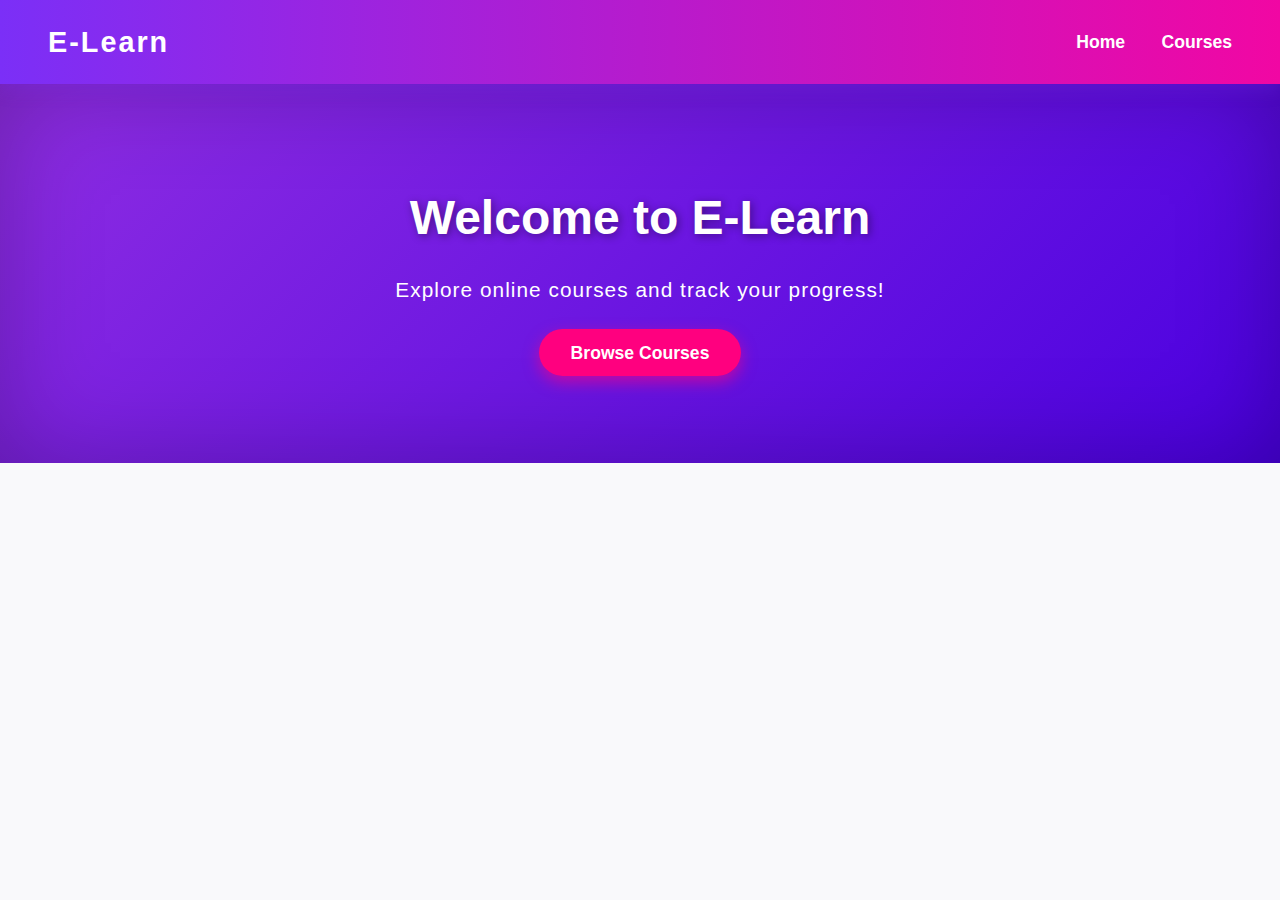
<file: E-learning/index.html>
<!DOCTYPE html>
<html lang="en">
<head>
  <meta charset="UTF-8" />
  <title>E-Learn Platform</title>
  <link rel="stylesheet" href="style.css" />
</head>
<body>
  <header>
    <h1>E-Learn</h1>
    <nav>
      <a href="index.html">Home</a>
      <a href="courses.html">Courses</a>
    </nav>
  </header>

  <section class="hero">
    <h2>Welcome to E-Learn</h2>
    <p>Explore online courses and track your progress!</p>
    <a class="btn" href="courses.html">Browse Courses</a>
  </section>
</body>
</html>
</file>
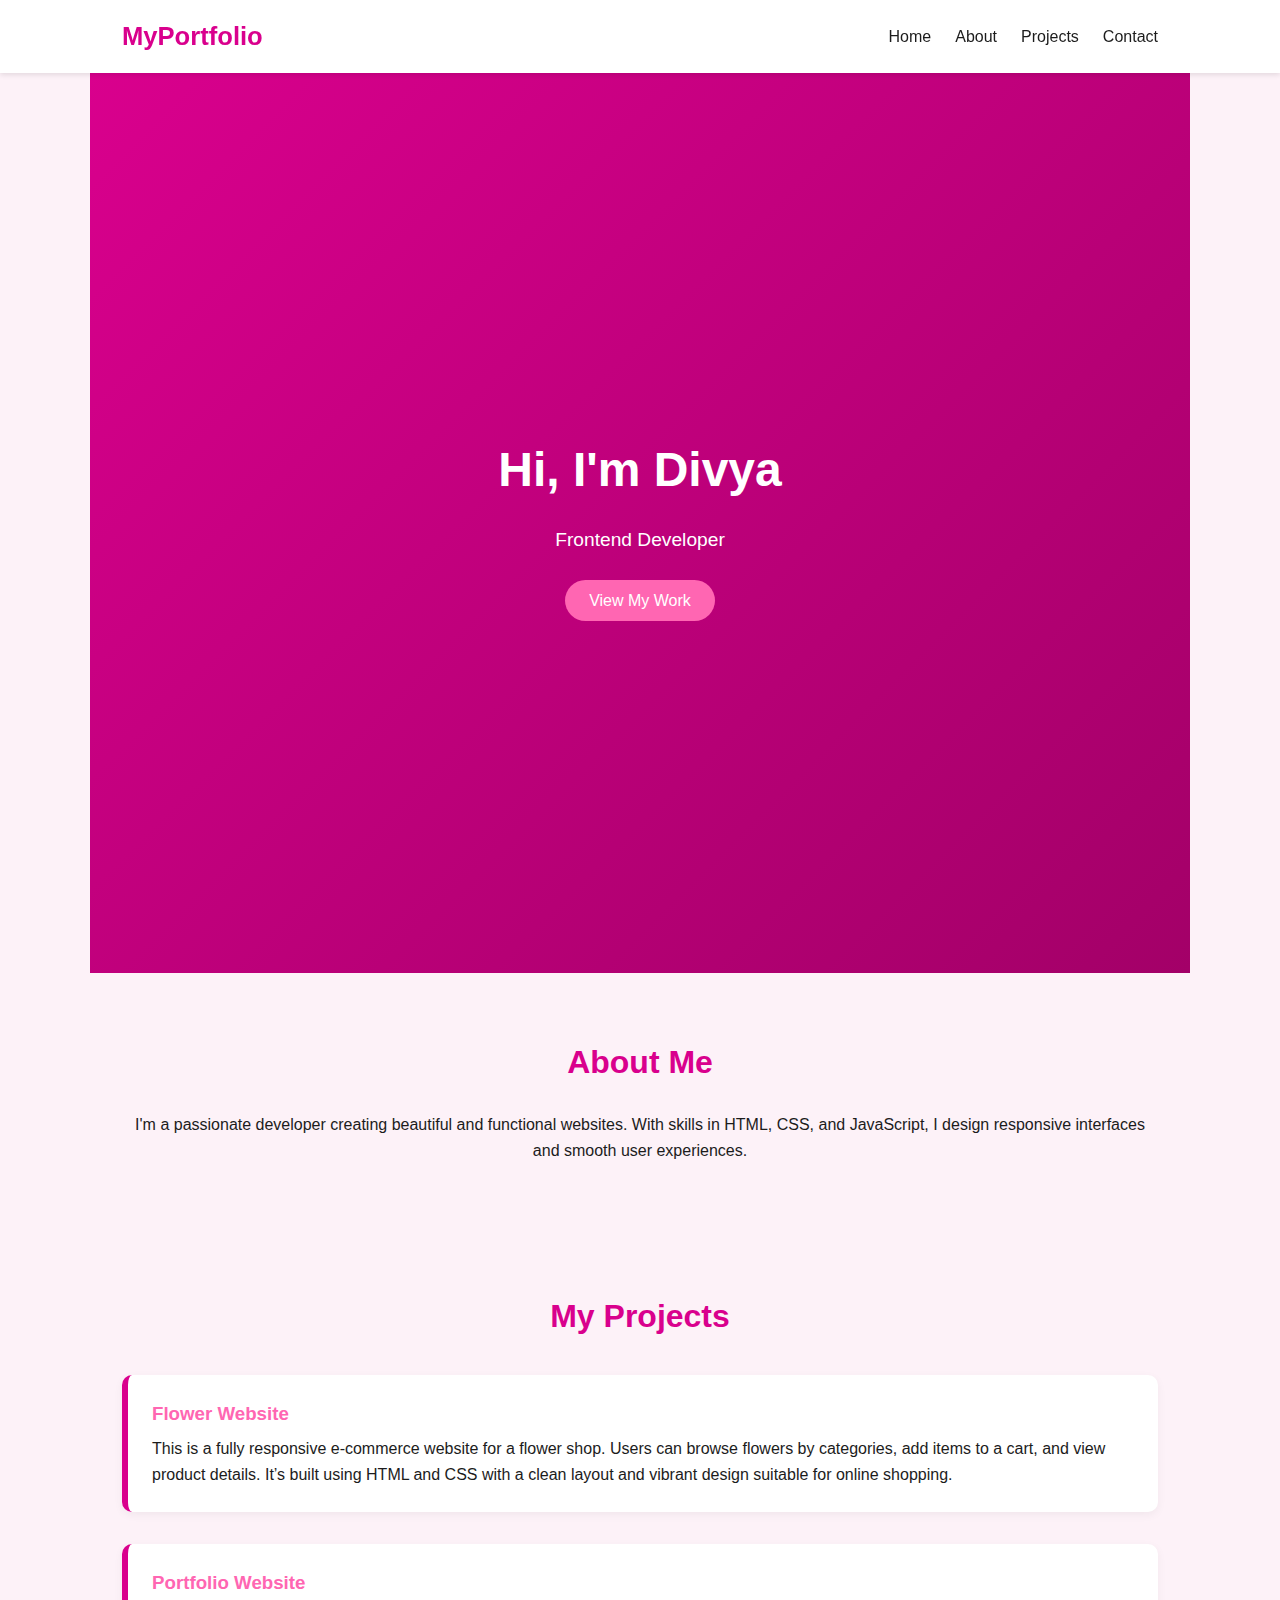
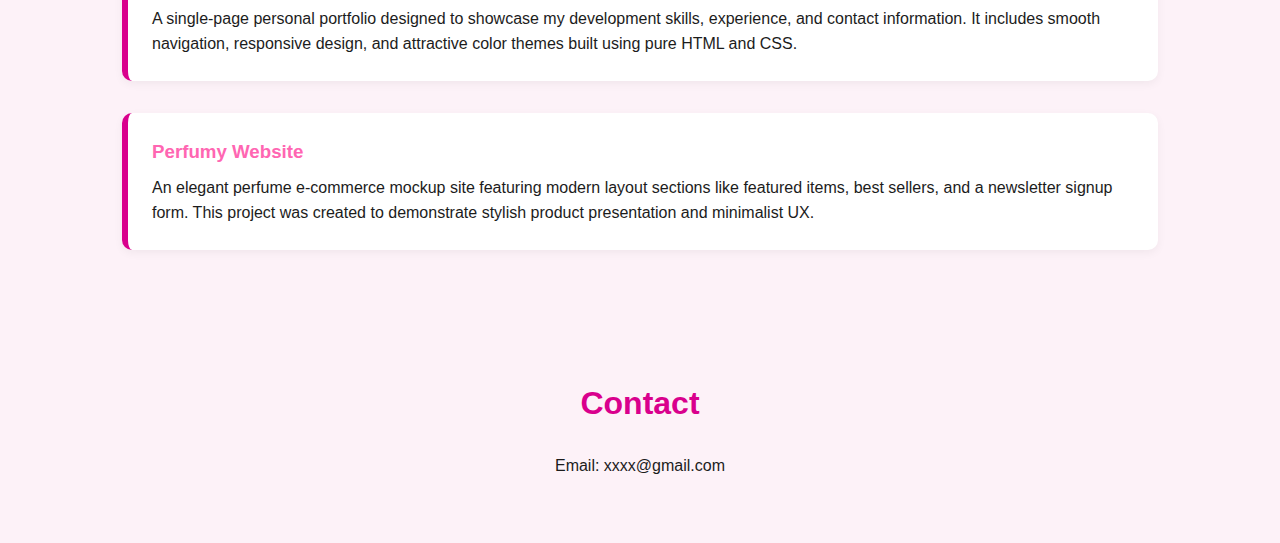
<file: portfolio/index.html>
<link rel="stylesheet" href="style.css">
<!DOCTYPE html>
<html>
<head>
  <title>portfolio</title>
</head>
<body>

  <header>
    <nav>
      <div class="logo">MyPortfolio</div>
      <ul class="nav-links">
        <li><a href="#home">Home</a></li>
        <li><a href="#about">About</a></li>
        <li><a href="#projects">Projects</a></li>
        <li><a href="#contact">Contact</a></li>
      </ul>
    </nav>
  </header>

  <section id="home" class="hero">
    <div class="hero-content">
      <h1>Hi, I'm Divya</h1>
      <p>Frontend Developer</p>
      <a href="#projects" class="btn">View My Work</a>
    </div>
  </section>

  <section id="about">
    <h2>About Me</h2>
    <p>
      I'm a passionate developer creating beautiful and functional websites.
      With skills in HTML, CSS, and JavaScript, I design responsive interfaces and smooth user experiences.
    </p>
  </section>

 <section id="projects">
  <h2>My Projects</h2>
  <div class="project-list">
    <div class="project-item">
      <h3>Flower Website</h3>
      <p>This is a fully responsive e-commerce website for a flower shop. Users can browse flowers by categories, add items to a cart, and view product details. It’s built using HTML and CSS with a clean layout and vibrant design suitable for online shopping.</p>
    </div>
    <div class="project-item">
      <h3>Portfolio Website</h3>
      <p>A single-page personal portfolio designed to showcase my development skills, experience, and contact information. It includes smooth navigation, responsive design, and attractive color themes built using pure HTML and CSS.</p>
    </div>
    <div class="project-item">
      <h3>Perfumy Website</h3>
      <p>An elegant perfume e-commerce mockup site featuring modern layout sections like featured items, best sellers, and a newsletter signup form. This project was created to demonstrate stylish product presentation and minimalist UX.</p>
    </div>
  </div>
</section>


  <section id="contact">
    <h2>Contact</h2>
    <p>Email: xxxx@gmail.com</p>
  
  </section>

 


</body>
</html>
</file>
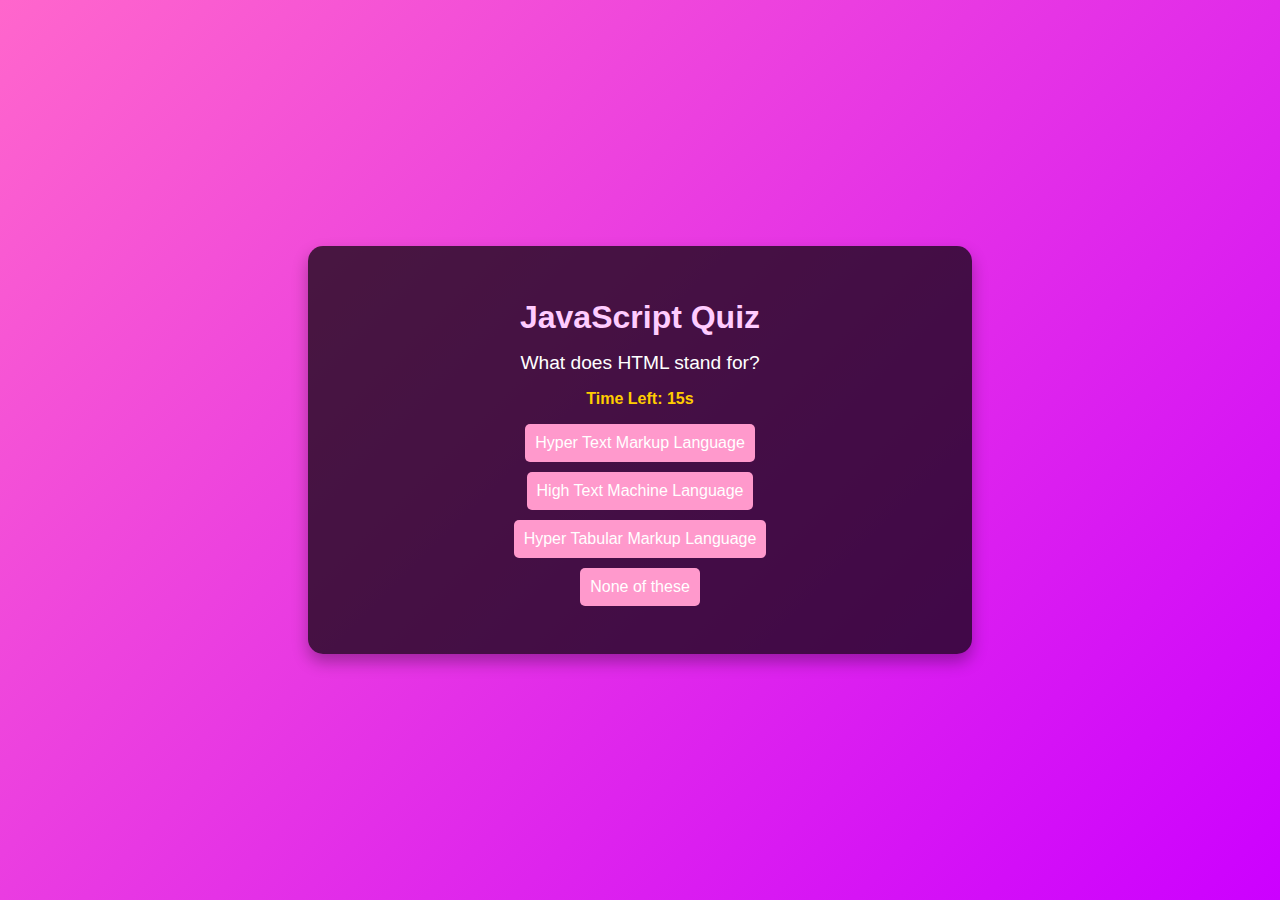
<file: quiz/index.html>
<!DOCTYPE html>
<html lang="en">
<head>
  <meta charset="UTF-8" />
  <meta name="viewport" content="width=device-width, initial-scale=1.0" />
  <title>Quiz App</title>
  <link rel="stylesheet" href="style.css" />
</head>
<body>
  <div class="container">
    <h1>JavaScript Quiz</h1>
    <div id="quiz-box">
      <div id="question">Question text</div>
      <div id="timer">Time Left: <span id="time">15</span>s</div>
      <ul id="answer-buttons" class="btn-grid"></ul>
      <button id="next-btn" class="btn">Next</button>
    </div>
    <div id="score-box" class="hide">
      <h2>Your Score:</h2>
      <p id="score"></p>
    </div>
  </div>
  <script src="script.js"></script>
</body>
</html>
</file>
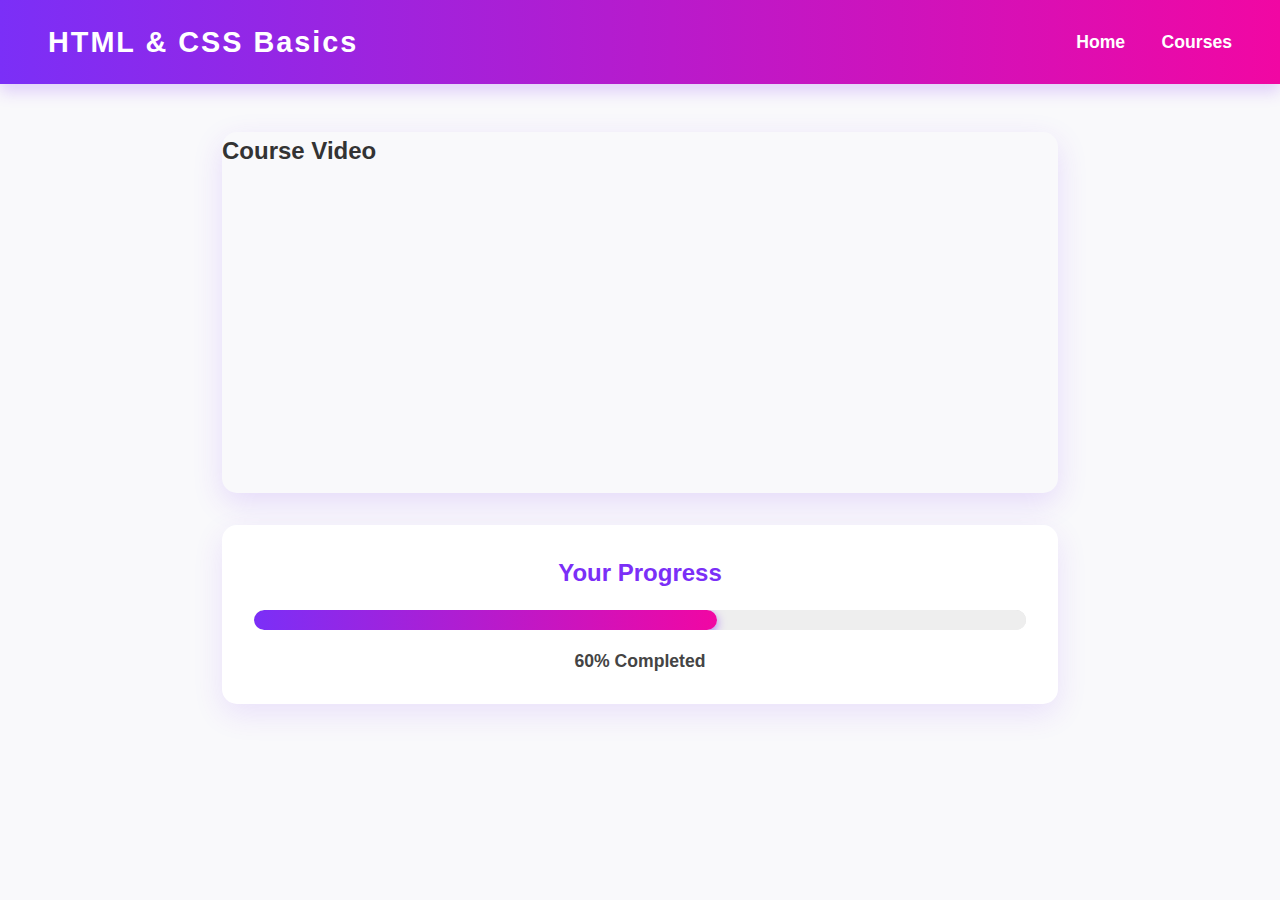
<file: E-learning/course-detail.html>
<!DOCTYPE html>
<html lang="en">
<head>
  <meta charset="UTF-8" />
  <title>Course Detail - E-Learn</title>
  <link rel="stylesheet" href="style.css" />
</head>
<body>
  <header>
    <h1>HTML & CSS Basics</h1>
    <nav>
      <a href="index.html">Home</a>
      <a href="courses.html">Courses</a>
    </nav>
  </header>

  <main class="course-detail">
    <section class="video-container">
      <h2>Course Video</h2>
      <iframe width="100%" height="315" src="https://www.youtube.com/embed/UB1O30fR-EE" frameborder="0" allowfullscreen></iframe>
    </section>

    <section class="progress-tracker">
      <h2>Your Progress</h2>
      <progress value="60" max="100"></progress>
      <p>60% Completed</p>
    </section>
  </main>
</body>
</html>
</file>
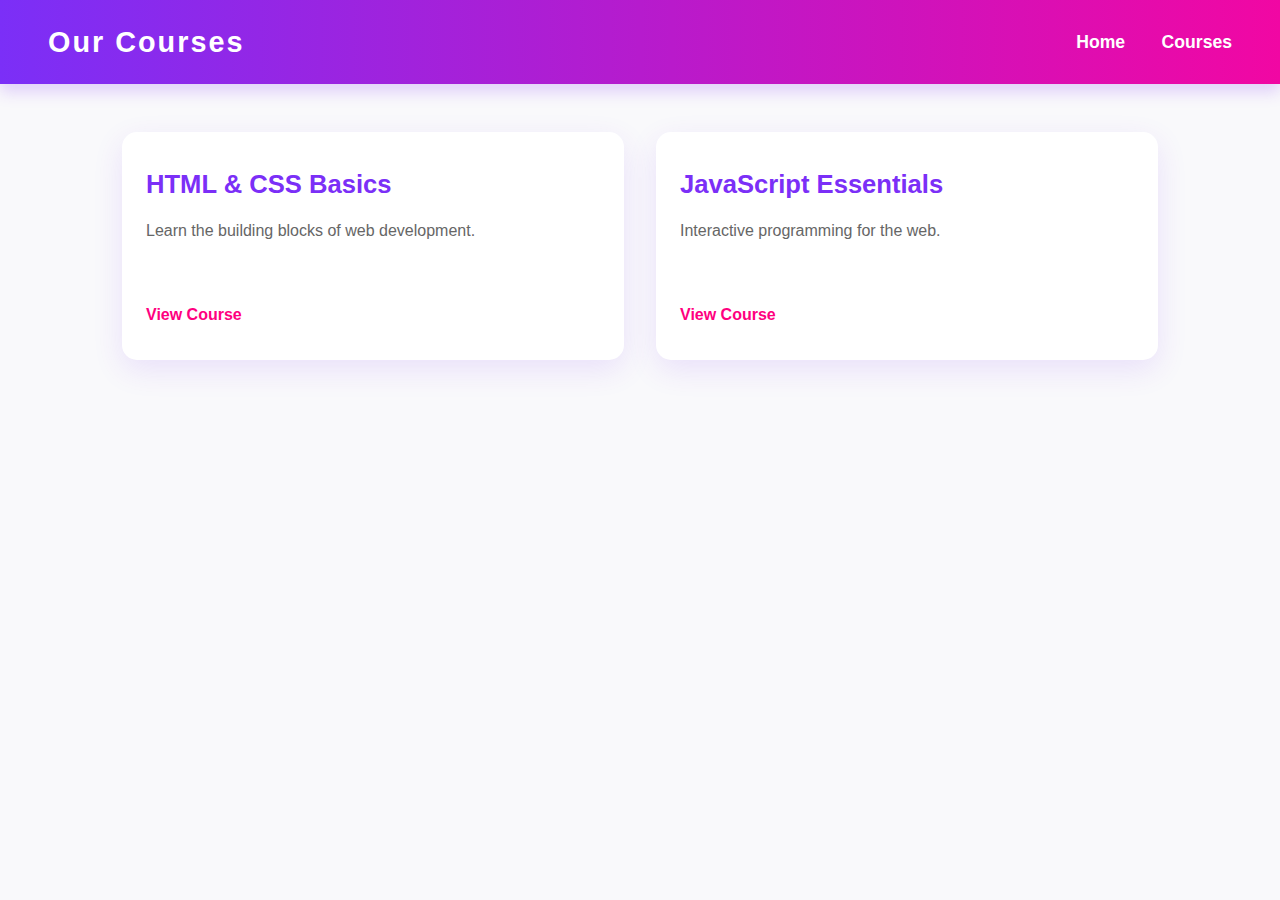
<file: E-learning/courses.html>
<!DOCTYPE html>
<html lang="en">
<head>
  <meta charset="UTF-8" />
  <title>Courses - E-Learn</title>
  <link rel="stylesheet" href="style.css" />
</head>
<body>
  <header>
    <h1>Our Courses</h1>
    <nav>
      <a href="index.html">Home</a>
      <a href="courses.html">Courses</a>
    </nav>
  </header>

  <main class="course-list">
    <div class="course-card">
      <h3>HTML & CSS Basics</h3>
      <p>Learn the building blocks of web development.</p>
      <a href="course-detail.html">View Course</a>
    </div>
    <div class="course-card">
      <h3>JavaScript Essentials</h3>
      <p>Interactive programming for the web.</p>
      <a href="course-detail.html">View Course</a>
    </div>
    <!-- Add more cards as needed -->
  </main>
</body>
</html>
</file>
<file: portfolio/style.css>
:root {
  --primary: #d9008d;     
  --accent: #ff66b2;
  --light: #ffffff;
  --dark: #1c1c1c;
  --gray: #fdf2f8;         
}

* {
  margin: 0;
  padding: 0;
  box-sizing: border-box;
  scroll-behavior: smooth;
}

body {
  font-family: 'Segoe UI', sans-serif;
  background-color: var(--gray);
  color: var(--dark);
  line-height: 1.6;
}

header {
  background: var(--light);
  box-shadow: 0 2px 5px rgba(0,0,0,0.1);
  position: sticky;
  top: 0;
  z-index: 1000;
}

nav {
  max-width: 1100px;
  margin: auto;
  padding: 1rem 2rem;
  display: flex;
  justify-content: space-between;
  align-items: center;
}

.logo {
  font-size: 1.6rem;
  font-weight: bold;
  color: var(--primary);
}

.nav-links {
  list-style: none;
  display: flex;
  gap: 1.5rem;
}

.nav-links a {
  text-decoration: none;
  color: var(--dark);
  font-weight: 500;
  transition: color 0.3s;
}

.nav-links a:hover {
  color: var(--primary);
}

.hero {
  height: 100vh;
  background: linear-gradient(135deg, var(--primary), #a30068);
  color: var(--light);
  display: flex;
  justify-content: center;
  align-items: center;
  text-align: center;
  padding: 2rem;
}

.hero-content h1 {
  font-size: 3rem;
  margin-bottom: 1rem;
}

.hero-content p {
  font-size: 1.2rem;
  margin-bottom: 2rem;
}

.btn {
  background: var(--accent);
  padding: 0.75rem 1.5rem;
  border: none;
  border-radius: 30px;
  color: var(--light);
  font-size: 1rem;
  text-decoration: none;
  transition: background 0.3s;
}

.btn:hover {
  background: #e0559e;
}

section {
  padding: 4rem 2rem;
  max-width: 1100px;
  margin: auto;
  text-align: center;
}

section h2 {
  font-size: 2rem;
  color: var(--primary);
  margin-bottom: 1.5rem;
}

.project-list {
  display: flex;
  flex-direction: column;
  gap: 2rem;
  margin-top: 2rem;
}

.project-item {
  background: var(--light);
  padding: 1.5rem;
  border-left: 6px solid var(--primary);
  border-radius: 10px;
  text-align: left;
  box-shadow: 0 3px 10px rgba(0,0,0,0.05);
}

.project-item h3 {
  margin-bottom: 0.5rem;
  color: var(--accent);
}

footer {
  background: var(--primary);
  color: var(--light);
  text-align: center;
  padding: 1rem;
  font-size: 0.9rem;
}

@media (max-width: 768px) {
  .hero-content h1 {
    font-size: 2rem;
  }

  .nav-links {
    flex-direction: column;
    gap: 1rem;
  }

  .project-item {
    text-align: center;
  }
}
</file>
<file: quiz/style.css>
/* style.css */
body {
  margin: 0;
  font-family: 'Segoe UI', Tahoma, Geneva, Verdana, sans-serif;
  background: linear-gradient(135deg, #ff66cc, #cc00ff);
  color: #fff;
  display: flex;
  justify-content: center;
  align-items: center;
  height: 100vh;
}

.container {
  background: rgba(0, 0, 0, 0.7);
  padding: 2rem;
  border-radius: 15px;
  width: 90%;
  max-width: 600px;
  text-align: center;
  box-shadow: 0 8px 16px rgba(0,0,0,0.3);
}

h1 {
  margin-bottom: 1rem;
  color: #ffccff;
}

#question {
  font-size: 1.2rem;
  margin: 1rem 0;
}

#timer {
  font-weight: bold;
  color: #ffcc00;
  margin-bottom: 1rem;
}

.btn-grid {
  list-style-type: none;
  padding: 0;
  display: flex;
  flex-direction: column;
  gap: 10px;
}

.btn-grid li button {
  padding: 10px;
  border: none;
  border-radius: 5px;
  background: #ff99cc;
  color: #fff;
  font-size: 1rem;
  cursor: pointer;
  transition: 0.3s;
}

.btn-grid li button:hover {
  background: #ff66aa;
}

.btn-grid li button.correct {
  background-color: #4CAF50;
}

.btn-grid li button.wrong {
  background-color: #f44336;
}

.btn {
  margin-top: 1rem;
  padding: 10px 20px;
  background-color: #cc00ff;
  color: white;
  border: none;
  border-radius: 5px;
  font-size: 1rem;
  cursor: pointer;
}

.btn:hover {
  background-color: #9900cc;
}

.hide {
  display: none;
}
</file>
<file: E-learning/style.css>
/* Reset */
* {
  margin: 0;
  padding: 0;
  box-sizing: border-box;
}

body {
  font-family: 'Poppins', sans-serif;
  background: #f9f9fb;
  color: #333;
  line-height: 1.6;
  min-height: 100vh;
}

/* Header */
header {
  background: linear-gradient(90deg, #7b2ff7, #f107a3);
  color: white;
  padding: 1.2rem 3rem;
  display: flex;
  justify-content: space-between;
  align-items: center;
  box-shadow: 0 8px 15px rgba(123, 47, 247, 0.2);
  position: sticky;
  top: 0;
  z-index: 100;
}

header h1 {
  font-weight: 700;
  letter-spacing: 2px;
  font-size: 1.8rem;
}

nav a {
  color: white;
  margin-left: 2rem;
  font-weight: 600;
  text-decoration: none;
  font-size: 1.1rem;
  transition: color 0.3s ease;
}

nav a:hover {
  color: #ffe600;
  text-shadow: 0 0 5px #ffe600;
}

/* Hero Section */
.hero {
  text-align: center;
  padding: 6rem 2rem;
  background: linear-gradient(135deg, #8e2de2, #4a00e0);
  color: white;
  box-shadow: inset 0 0 100px rgba(0,0,0,0.25);
}

.hero h2 {
  font-size: 3rem;
  margin-bottom: 1rem;
  font-weight: 700;
  text-shadow: 2px 2px 8px rgba(0,0,0,0.4);
}

.hero p {
  font-size: 1.3rem;
  margin-bottom: 2rem;
  letter-spacing: 0.05em;
}

.hero .btn {
  background: #ff007f;
  color: white;
  padding: 0.85rem 2rem;
  border-radius: 30px;
  font-weight: 700;
  text-decoration: none;
  font-size: 1.1rem;
  box-shadow: 0 6px 15px rgba(255,0,127,0.6);
  transition: background 0.3s ease, box-shadow 0.3s ease;
}

.hero .btn:hover {
  background: #e6006f;
  box-shadow: 0 8px 20px rgba(230,0,111,0.8);
  transform: translateY(-3px);
}

/* Course List */
.course-list {
  max-width: 1100px;
  margin: 3rem auto;
  display: grid;
  grid-template-columns: repeat(auto-fit, minmax(280px, 1fr));
  gap: 2rem;
  padding: 0 2rem 4rem 2rem;
}

.course-card {
  background: white;
  border-radius: 15px;
  padding: 2rem 1.5rem;
  box-shadow: 0 10px 30px rgba(123, 47, 247, 0.12);
  transition: transform 0.3s ease, box-shadow 0.3s ease;
  cursor: pointer;
}

.course-card:hover {
  transform: translateY(-10px);
  box-shadow: 0 18px 50px rgba(123, 47, 247, 0.3);
}

.course-card h3 {
  font-size: 1.6rem;
  color: #7b2ff7;
  margin-bottom: 0.8rem;
  font-weight: 700;
}

.course-card p {
  font-size: 1rem;
  color: #666;
  margin-bottom: 1.5rem;
  min-height: 60px;
}

.course-card a {
  font-weight: 700;
  color: #ff007f;
  text-decoration: none;
  font-size: 1rem;
  transition: color 0.3s ease;
}

.course-card a:hover {
  color: #e6006f;
  text-shadow: 0 0 5px #e6006f;
}

/* Course Detail Page */
.course-detail {
  max-width: 900px;
  margin: 3rem auto;
  padding: 0 2rem 4rem 2rem;
}

.video-container {
  box-shadow: 0 10px 30px rgba(123, 47, 247, 0.15);
  border-radius: 15px;
  overflow: hidden;
  margin-bottom: 2rem;
}

.progress-tracker {
  background: white;
  padding: 1.8rem 2rem;
  border-radius: 15px;
  box-shadow: 0 10px 30px rgba(123, 47, 247, 0.12);
  text-align: center;
}

.progress-tracker h2 {
  margin-bottom: 1rem;
  color: #7b2ff7;
  font-weight: 700;
  font-size: 1.5rem;
}

progress {
  width: 100%;
  height: 20px;
  -webkit-appearance: none;
  appearance: none;
  border-radius: 10px;
  overflow: hidden;
  background-color: #eee;
  box-shadow: inset 0 2px 5px rgba(0,0,0,0.1);
}

progress::-webkit-progress-bar {
  background-color: #eee;
}

progress::-webkit-progress-value {
  background: linear-gradient(90deg, #7b2ff7, #f107a3);
  border-radius: 10px;
  box-shadow: 0 3px 10px rgba(123, 47, 247, 0.6);
}

progress::-moz-progress-bar {
  background: linear-gradient(90deg, #7b2ff7, #f107a3);
  border-radius: 10px;
  box-shadow: 0 3px 10px rgba(123, 47, 247, 0.6);
}

.progress-tracker p {
  margin-top: 0.8rem;
  font-weight: 600;
  font-size: 1.1rem;
  color: #444;
}

/* Responsive tweaks */
@media(max-width: 768px) {
  header {
    flex-direction: column;
    gap: 0.8rem;
  }

  nav a {
    margin-left: 0;
    margin-right: 1rem;
  }

  .hero h2 {
    font-size: 2.2rem;
  }

  .course-list {
    grid-template-columns: 1fr;
  }
}
</file>
